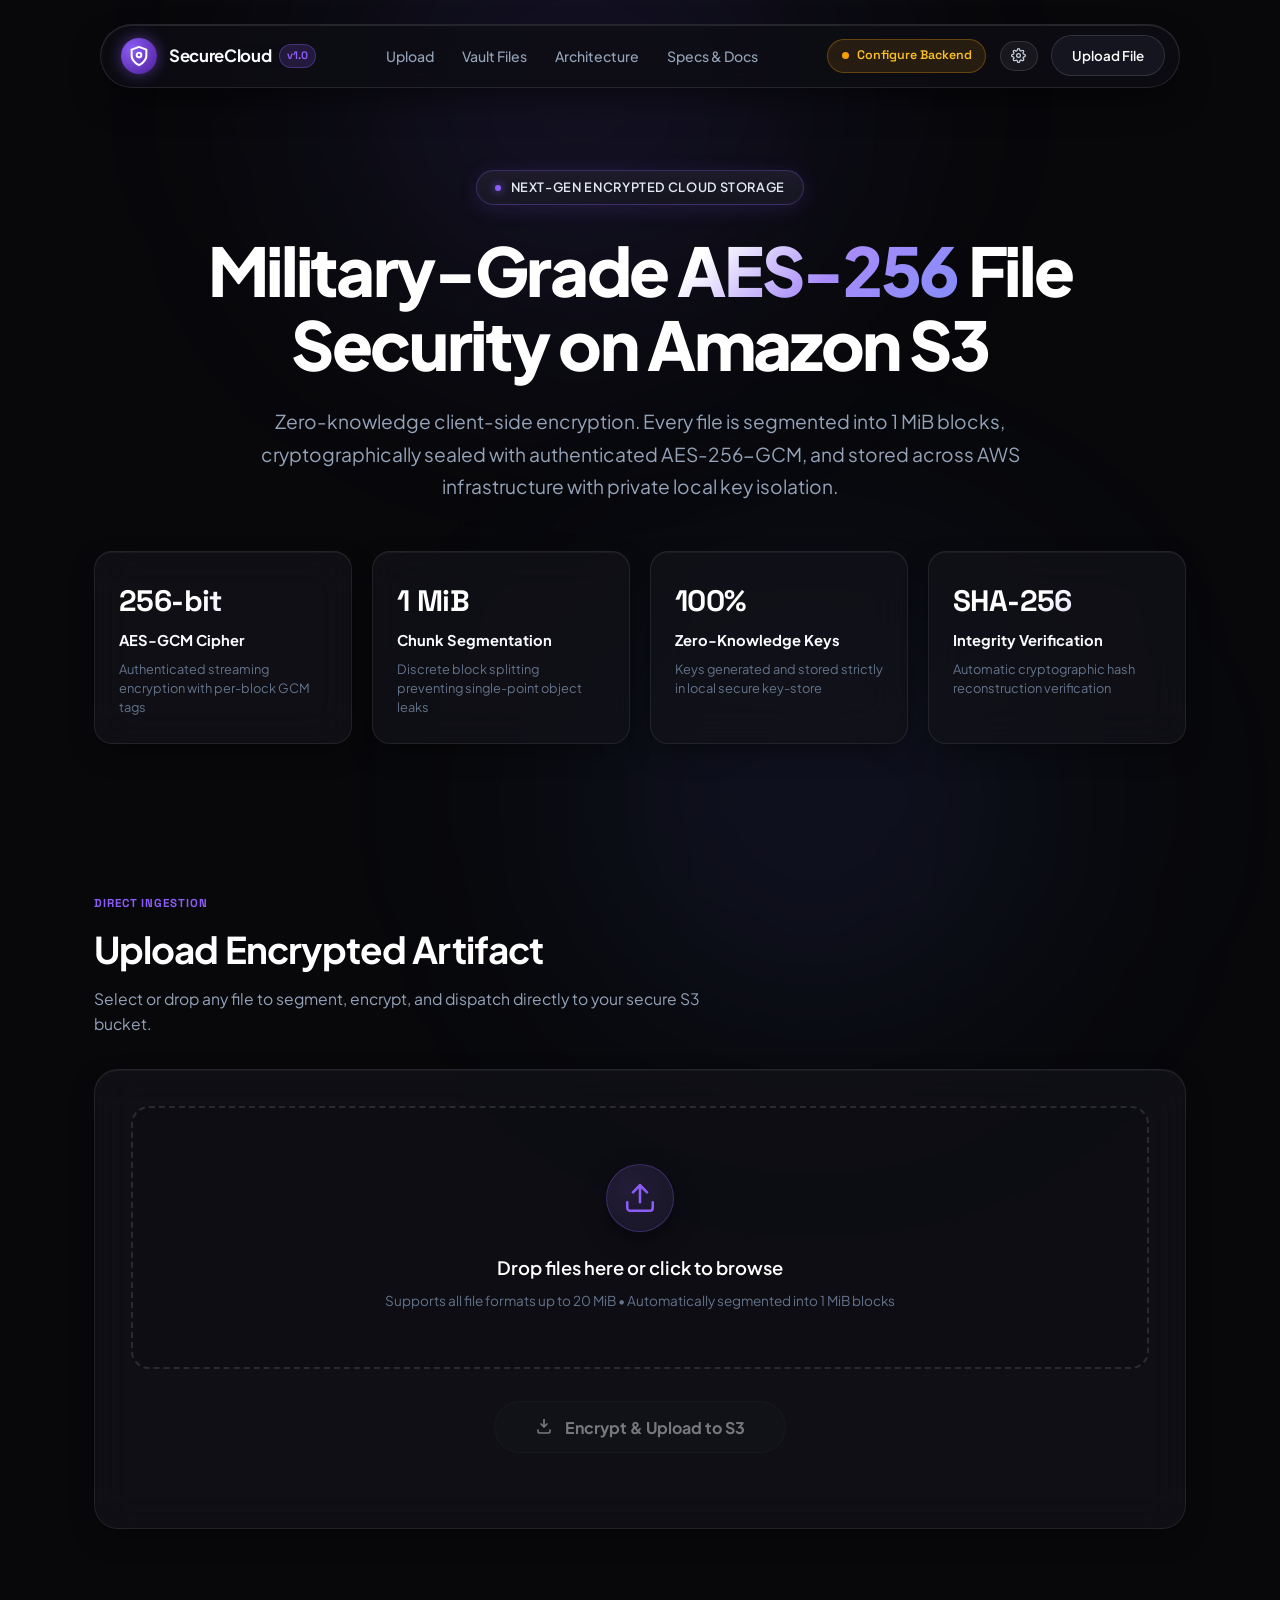
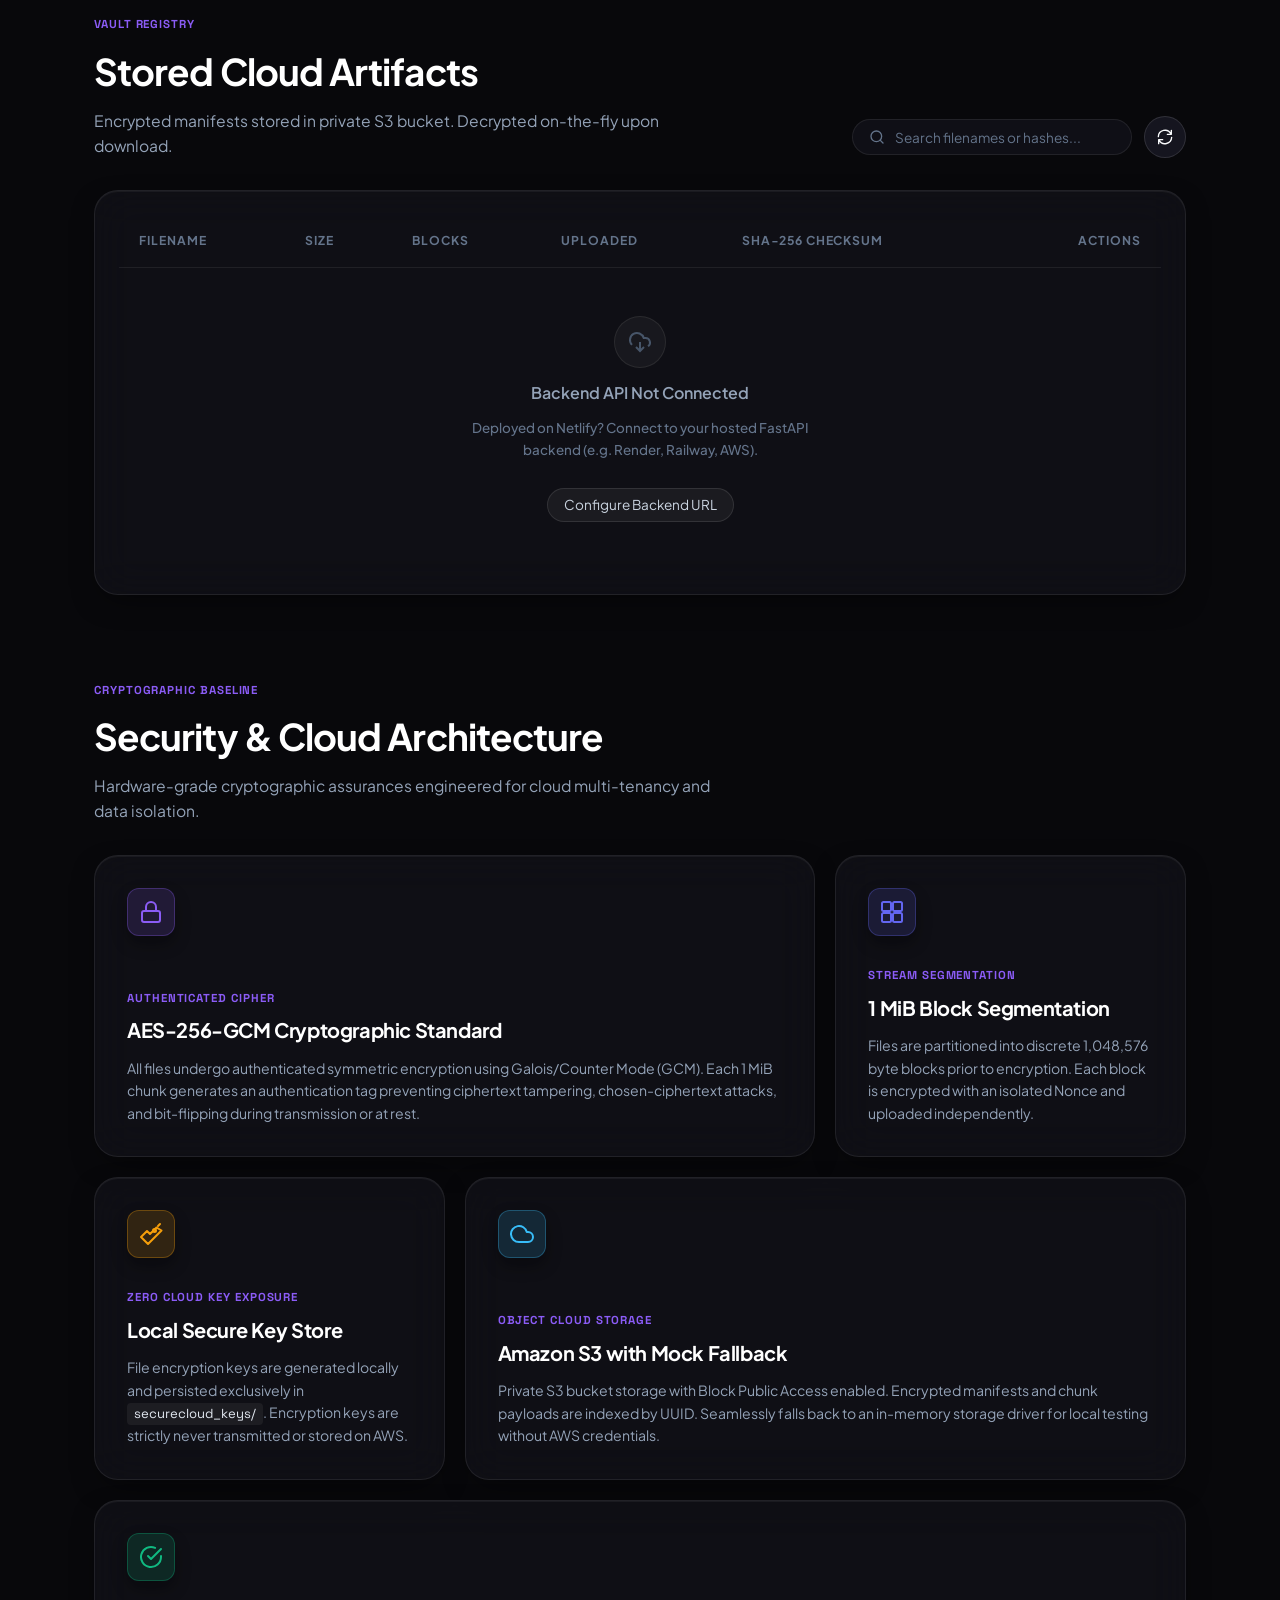
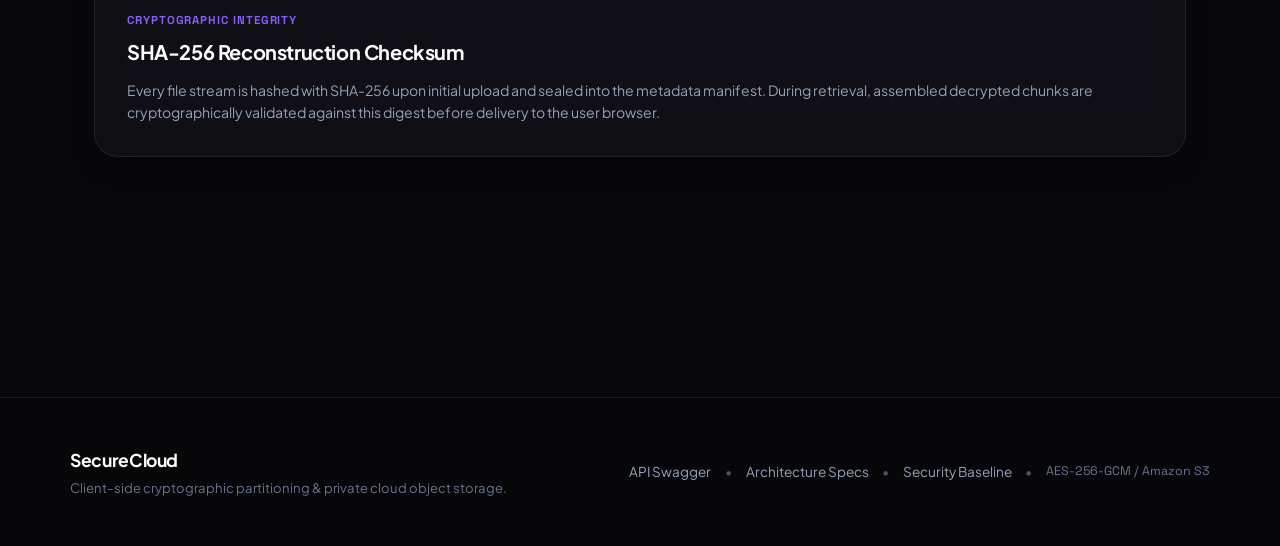
<file: securecloud/frontend/index.html>
<!DOCTYPE html>
<html lang="en">
<head>
    <meta charset="UTF-8" />
    <meta name="viewport" content="width=device-width, initial-scale=1.0" />
    <title>SecureCloud – Encrypted Object Storage</title>
    <!-- Google Fonts for Modern Outcrowd Typography -->
    <link rel="preconnect" href="https://fonts.googleapis.com" />
    <link rel="preconnect" href="https://fonts.gstatic.com" crossorigin />
    <link href="https://fonts.googleapis.com/css2?family=Plus+Jakarta+Sans:wght@300;400;500;600;700;800&family=Space+Grotesk:wght@500;600;700&display=swap" rel="stylesheet" />
    <link rel="stylesheet" href="style.css" />
</head>
<body>
    <!-- Ambient Background Glow Orbs -->
    <div class="ambient-glow glow-top"></div>
    <div class="ambient-glow glow-bottom"></div>
    <div class="ambient-grid-overlay"></div>

    <!-- Floating Outcrowd Pill Navigation Bar -->
    <div class="nav-container">
        <nav class="nav-pill">
            <a href="#" class="brand-link">
                <div class="brand-logo-icon">
                    <svg width="22" height="22" viewBox="0 0 24 24" fill="none" stroke="currentColor" stroke-width="2.2" stroke-linecap="round" stroke-linejoin="round">
                        <path d="M12 22s8-4 8-10V5l-8-3-8 3v7c0 6 8 10 8 10z"/>
                        <circle cx="12" cy="11" r="2.5"/>
                    </svg>
                </div>
                <div class="brand-text">
                    <span class="brand-name">SecureCloud</span>
                    <span class="brand-badge">v1.0</span>
                </div>
            </a>

            <div class="nav-menu-links">
                <a href="#upload-section" class="nav-anchor">Upload</a>
                <a href="#files-section" class="nav-anchor">Vault Files</a>
                <a href="#security-section" class="nav-anchor">Architecture</a>
                <a href="portfolio/index.html" class="nav-anchor">Specs &amp; Docs</a>
            </div>

            <div class="nav-actions">
                <div id="backend-status-badge" class="status-pill status-checking" style="cursor: pointer;" title="Click to configure backend API endpoint">
                    <span class="status-dot"></span>
                    <span class="status-text" id="status-label">Checking API...</span>
                </div>
                <button type="button" id="api-settings-btn" class="status-pill" style="cursor: pointer; background: rgba(255, 255, 255, 0.05); border: 1px solid rgba(255, 255, 255, 0.12); color: #cbd5e1; padding: 0.38rem 0.65rem;" title="Configure Backend API URL">
                    <svg width="15" height="15" viewBox="0 0 24 24" fill="none" stroke="currentColor" stroke-width="2" stroke-linecap="round" stroke-linejoin="round"><circle cx="12" cy="12" r="3"/><path d="M19.4 15a1.65 1.65 0 0 0 .33 1.82l.06.06a2 2 0 0 1 0 2.83 2 2 0 0 1-2.83 0l-.06-.06a1.65 1.65 0 0 0-1.82-.33 1.65 1.65 0 0 0-1 1.51V21a2 2 0 0 1-2 2 2 2 0 0 1-2-2v-.09A1.65 1.65 0 0 0 9 19.4a1.65 1.65 0 0 0-1.82.33l-.06.06a2 2 0 0 1-2.83 0 2 2 0 0 1 0-2.83l.06-.06a1.65 1.65 0 0 0 .33-1.82 1.65 1.65 0 0 0-1.51-1H3a2 2 0 0 1-2-2 2 2 0 0 1 2-2h.09A1.65 1.65 0 0 0 4.6 9a1.65 1.65 0 0 0-.33-1.82l-.06-.06a2 2 0 0 1 0-2.83 2 2 0 0 1 2.83 0l.06.06a1.65 1.65 0 0 0 1.82.33H9a1.65 1.65 0 0 0 1-1.51V3a2 2 0 0 1 2-2 2 2 0 0 1 2 2v.09a1.65 1.65 0 0 0 1 1.51 1.65 1.65 0 0 0 1.82-.33l.06-.06a2 2 0 0 1 2.83 0 2 2 0 0 1 0 2.83l-.06.06a1.65 1.65 0 0 0-.33 1.82V9a1.65 1.65 0 0 0 1.51 1H21a2 2 0 0 1 2 2 2 2 0 0 1-2 2h-.09a1.65 1.65 0 0 0-1.51 1z"/></svg>
                </button>
                <a href="#upload-section" class="outcrowd-btn nav-cta-btn">
                    <span class="btn-text">Upload File</span>
                    <div class="explode violet"></div>
                </a>
            </div>
        </nav>
    </div>

    <!-- Main Container -->
    <main class="page-content">
        <!-- Hero Section -->
        <section class="hero-section">
            <div class="hero-tag-wrap">
                <div class="hero-tag">
                    <span class="tag-dot"></span>
                    <span class="tag-text">Next-Gen Encrypted Cloud Storage</span>
                </div>
            </div>

            <h1 class="hero-headline">
                Military-Grade <span class="gradient-text">AES-256</span> File Security on Amazon S3
            </h1>

            <p class="hero-subline">
                Zero-knowledge client-side encryption. Every file is segmented into 1 MiB blocks, cryptographically sealed with authenticated AES-256-GCM, and stored across AWS infrastructure with private local key isolation.
            </p>

            <!-- Key Metrics Bar -->
            <div class="hero-stats-grid">
                <div class="card-glow stat-item">
                    <div class="stat-number">256-bit</div>
                    <div class="stat-label">AES-GCM Cipher</div>
                    <div class="stat-desc">Authenticated streaming encryption with per-block GCM tags</div>
                </div>
                <div class="card-glow stat-item">
                    <div class="stat-number">1 MiB</div>
                    <div class="stat-label">Chunk Segmentation</div>
                    <div class="stat-desc">Discrete block splitting preventing single-point object leaks</div>
                </div>
                <div class="card-glow stat-item">
                    <div class="stat-number">100%</div>
                    <div class="stat-label">Zero-Knowledge Keys</div>
                    <div class="stat-desc">Keys generated and stored strictly in local secure key-store</div>
                </div>
                <div class="card-glow stat-item">
                    <div class="stat-number">SHA-256</div>
                    <div class="stat-label">Integrity Verification</div>
                    <div class="stat-desc">Automatic cryptographic hash reconstruction verification</div>
                </div>
            </div>
        </section>

        <!-- Upload Section -->
        <section id="upload-section" class="content-section">
            <div class="section-header">
                <div class="section-tag">Direct Ingestion</div>
                <h2 class="section-title">Upload Encrypted Artifact</h2>
                <p class="section-desc">Select or drop any file to segment, encrypt, and dispatch directly to your secure S3 bucket.</p>
            </div>

            <div class="card-glow upload-card-wrapper">
                <!-- Dropzone Area -->
                <div id="drop-zone" class="dropzone">
                    <input type="file" id="file-input" class="sr-only-input" />
                    
                    <div class="dropzone-inner" id="dropzone-idle-state">
                        <div class="upload-icon-orb">
                            <svg width="34" height="34" viewBox="0 0 24 24" fill="none" stroke="currentColor" stroke-width="1.8" stroke-linecap="round" stroke-linejoin="round">
                                <path d="M21 15v4a2 2 0 0 1-2 2H5a2 2 0 0 1-2-2v-4"/>
                                <polyline points="17 8 12 3 7 8"/>
                                <line x1="12" y1="3" x2="12" y2="15"/>
                            </svg>
                        </div>
                        <h3 class="dropzone-title">Drop files here or click to browse</h3>
                        <p class="dropzone-hint">Supports all file formats up to 20 MiB • Automatically segmented into 1 MiB blocks</p>
                    </div>

                    <!-- Selected File Preview (hidden until selected) -->
                    <div class="selected-file-preview hidden" id="file-preview-card">
                        <div class="file-info-badge">
                            <div class="file-icon-box">
                                <svg width="24" height="24" viewBox="0 0 24 24" fill="none" stroke="currentColor" stroke-width="2" stroke-linecap="round" stroke-linejoin="round">
                                    <path d="M14 2H6a2 2 0 0 0-2 2v16a2 2 0 0 0 2 2h12a2 2 0 0 0 2-2V8z"/>
                                    <polyline points="14 2 14 8 20 8"/>
                                </svg>
                            </div>
                            <div class="file-meta">
                                <span class="file-name" id="preview-filename">document.pdf</span>
                                <span class="file-details" id="preview-details">0.0 MB • 0 estimated blocks</span>
                            </div>
                        </div>
                        <button type="button" class="btn-clear-selection" id="clear-file-btn" title="Choose a different file">
                            <svg width="18" height="18" viewBox="0 0 24 24" fill="none" stroke="currentColor" stroke-width="2" stroke-linecap="round" stroke-linejoin="round">
                                <line x1="18" y1="6" x2="6" y2="18"/>
                                <line x1="6" y1="6" x2="18" y2="18"/>
                            </svg>
                        </button>
                    </div>
                </div>

                <!-- Upload Trigger & Progress -->
                <div class="upload-controls">
                    <button id="upload-btn" class="outcrowd-btn upload-action-btn" disabled>
                        <span class="btn-text">
                            <svg width="18" height="18" viewBox="0 0 24 24" fill="none" stroke="currentColor" stroke-width="2.2" stroke-linecap="round" stroke-linejoin="round" class="btn-icon">
                                <path d="M12 2v10m0 0l4-4m-4 4L8 8"/>
                                <path d="M20 16v2a2 2 0 0 1-2 2H6a2 2 0 0 1-2-2v-2"/>
                            </svg>
                            Encrypt & Upload to S3
                        </span>
                        <div class="explode violet"></div>
                    </button>

                    <!-- Progress wrapper required by app.js -->
                    <div id="progress-wrapper" class="progress-container hidden">
                        <div class="progress-header">
                            <div class="progress-status-label">
                                <span class="spinner-ring"></span>
                                <span id="progress-stage-text">Processing cryptographic blocks...</span>
                            </div>
                            <span id="progress-text" class="progress-percentage">0%</span>
                        </div>
                        <div class="progress-track">
                            <progress id="upload-progress" class="modern-progress-bar" value="0" max="100"></progress>
                        </div>
                    </div>

                    <!-- Required upload message box -->
                    <div id="upload-msg" class="msg"></div>
                </div>
            </div>
        </section>

        <!-- Stored Files Section -->
        <section id="files-section" class="content-section">
            <div class="section-header-row">
                <div class="section-header-left">
                    <div class="section-tag">Vault Registry</div>
                    <h2 class="section-title">Stored Cloud Artifacts</h2>
                    <p class="section-desc">Encrypted manifests stored in private S3 bucket. Decrypted on-the-fly upon download.</p>
                </div>
                <div class="table-tools">
                    <div class="search-input-box">
                        <svg width="16" height="16" viewBox="0 0 24 24" fill="none" stroke="currentColor" stroke-width="2" stroke-linecap="round" stroke-linejoin="round">
                            <circle cx="11" cy="11" r="8"/>
                            <line x1="21" y1="21" x2="16.65" y2="16.65"/>
                        </svg>
                        <input type="text" id="file-search-input" placeholder="Search filenames or hashes..." />
                    </div>
                    <button id="refresh-files-btn" class="outcrowd-btn icon-only-btn" title="Refresh files list">
                        <span class="btn-text">
                            <svg width="16" height="16" viewBox="0 0 24 24" fill="none" stroke="currentColor" stroke-width="2" stroke-linecap="round" stroke-linejoin="round">
                                <path d="M21.5 2v6h-6M2.5 22v-6h6M2 11.5a10 10 0 0 1 18.8-4.3M22 12.5a10 10 0 0 1-18.8 4.2"/>
                            </svg>
                        </span>
                        <div class="explode violet"></div>
                    </button>
                </div>
            </div>

            <div class="card-glow table-card-wrapper">
                <div class="table-responsive">
                    <table id="files-table" class="modern-table">
                        <thead>
                            <tr>
                                <th>Filename</th>
                                <th>Size</th>
                                <th>Blocks</th>
                                <th>Uploaded</th>
                                <th>SHA‑256 Checksum</th>
                                <th class="text-right">Actions</th>
                            </tr>
                        </thead>
                        <tbody>
                            <!-- Dynamic rows loaded by app.js -->
                        </tbody>
                    </table>
                </div>

                <!-- Empty / status message container required by app.js -->
                <div id="files-msg" class="msg files-status-box"></div>
            </div>
        </section>

        <!-- Security & Cloud Configuration Bento Grid -->
        <section id="security-section" class="content-section">
            <div class="section-header">
                <div class="section-tag">Cryptographic Baseline</div>
                <h2 class="section-title">Security & Cloud Architecture</h2>
                <p class="section-desc">Hardware-grade cryptographic assurances engineered for cloud multi-tenancy and data isolation.</p>
            </div>

            <div class="bento-grid">
                <!-- Bento Card 1: AES-256-GCM -->
                <div class="card-glow bento-card bento-span-2">
                    <div class="bento-icon-wrap violet">
                        <svg width="24" height="24" viewBox="0 0 24 24" fill="none" stroke="currentColor" stroke-width="2" stroke-linecap="round" stroke-linejoin="round">
                            <rect x="3" y="11" width="18" height="11" rx="2" ry="2"/>
                            <path d="M7 11V7a5 5 0 0 1 10 0v4"/>
                        </svg>
                    </div>
                    <div class="bento-content">
                        <div class="bento-badge">Authenticated Cipher</div>
                        <h3 class="bento-card-title">AES-256-GCM Cryptographic Standard</h3>
                        <p class="bento-card-text">
                            All files undergo authenticated symmetric encryption using Galois/Counter Mode (GCM). Each 1 MiB chunk generates an authentication tag preventing ciphertext tampering, chosen-ciphertext attacks, and bit-flipping during transmission or at rest.
                        </p>
                    </div>
                </div>

                <!-- Bento Card 2: 1 MiB Block Chunking -->
                <div class="card-glow bento-card">
                    <div class="bento-icon-wrap indigo">
                        <svg width="24" height="24" viewBox="0 0 24 24" fill="none" stroke="currentColor" stroke-width="2" stroke-linecap="round" stroke-linejoin="round">
                            <rect x="2" y="2" width="9" height="9" rx="1.5"/>
                            <rect x="13" y="2" width="9" height="9" rx="1.5"/>
                            <rect x="2" y="13" width="9" height="9" rx="1.5"/>
                            <rect x="13" y="13" width="9" height="9" rx="1.5"/>
                        </svg>
                    </div>
                    <div class="bento-content">
                        <div class="bento-badge">Stream Segmentation</div>
                        <h3 class="bento-card-title">1 MiB Block Segmentation</h3>
                        <p class="bento-card-text">
                            Files are partitioned into discrete 1,048,576 byte blocks prior to encryption. Each block is encrypted with an isolated Nonce and uploaded independently.
                        </p>
                    </div>
                </div>

                <!-- Bento Card 3: Zero-Knowledge Key Management -->
                <div class="card-glow bento-card">
                    <div class="bento-icon-wrap amber">
                        <svg width="24" height="24" viewBox="0 0 24 24" fill="none" stroke="currentColor" stroke-width="2" stroke-linecap="round" stroke-linejoin="round">
                            <path d="M21 2l-2 2m-1.5 1.5L14 9l-3 3-3-3L2 15l7 7 6-6 3.5-3.5 2-2 2-2z"/>
                            <circle cx="15.5" cy="8.5" r="1.5"/>
                        </svg>
                    </div>
                    <div class="bento-content">
                        <div class="bento-badge">Zero Cloud Key Exposure</div>
                        <h3 class="bento-card-title">Local Secure Key Store</h3>
                        <p class="bento-card-text">
                            File encryption keys are generated locally and persisted exclusively in <code>securecloud_keys/</code>. Encryption keys are strictly never transmitted or stored on AWS.
                        </p>
                    </div>
                </div>

                <!-- Bento Card 4: Amazon S3 & CloudFront -->
                <div class="card-glow bento-card bento-span-2">
                    <div class="bento-icon-wrap cyan">
                        <svg width="24" height="24" viewBox="0 0 24 24" fill="none" stroke="currentColor" stroke-width="2" stroke-linecap="round" stroke-linejoin="round">
                            <path d="M18 10h-1.26A8 8 0 1 0 9 20h9a5 5 0 0 0 0-10z"/>
                        </svg>
                    </div>
                    <div class="bento-content">
                        <div class="bento-badge">Object Cloud Storage</div>
                        <h3 class="bento-card-title">Amazon S3 with Mock Fallback</h3>
                        <p class="bento-card-text">
                            Private S3 bucket storage with Block Public Access enabled. Encrypted manifests and chunk payloads are indexed by UUID. Seamlessly falls back to an in-memory storage driver for local testing without AWS credentials.
                        </p>
                    </div>
                </div>

                <!-- Bento Card 5: SHA-256 Integrity Verification -->
                <div class="card-glow bento-card bento-span-3">
                    <div class="bento-icon-wrap emerald">
                        <svg width="24" height="24" viewBox="0 0 24 24" fill="none" stroke="currentColor" stroke-width="2" stroke-linecap="round" stroke-linejoin="round">
                            <path d="M22 11.08V12a10 10 0 1 1-5.93-9.14"/>
                            <polyline points="22 4 12 14.01 9 11.01"/>
                        </svg>
                    </div>
                    <div class="bento-content">
                        <div class="bento-badge">Cryptographic Integrity</div>
                        <h3 class="bento-card-title">SHA-256 Reconstruction Checksum</h3>
                        <p class="bento-card-text">
                            Every file stream is hashed with SHA-256 upon initial upload and sealed into the metadata manifest. During retrieval, assembled decrypted chunks are cryptographically validated against this digest before delivery to the user browser.
                        </p>
                    </div>
                </div>
            </div>
        </section>
    </main>

    <!-- Outcrowd Style Minimalist Dark Footer -->
    <footer class="footer-wrap">
        <div class="footer-inner">
            <div class="footer-left">
                <div class="footer-brand">SecureCloud</div>
                <p class="footer-tagline">Client-side cryptographic partitioning &amp; private cloud object storage.</p>
            </div>
            <div class="footer-right">
                <a id="footer-docs-link" href="#" target="_blank" class="footer-link">API Swagger</a>
                <span class="footer-divider">•</span>
                <a href="portfolio/index.html" class="footer-link">Architecture Specs</a>
                <span class="footer-divider">•</span>
                <a href="#security-section" class="footer-link">Security Baseline</a>
                <span class="footer-divider">•</span>
                <span class="footer-copy">AES-256-GCM / Amazon S3</span>
            </div>
        </div>
    </footer>

    <!-- Backend Connection Settings Modal -->
    <div id="api-modal-backdrop" class="modal-backdrop hidden">
        <div class="modal-card card-glow">
            <div class="modal-header">
                <div class="modal-title-wrap">
                    <div class="modal-icon">
                        <svg width="20" height="20" viewBox="0 0 24 24" fill="none" stroke="currentColor" stroke-width="2" stroke-linecap="round" stroke-linejoin="round"><path d="M4 14.899A7 7 0 1 1 15.71 8h1.79a4.5 4.5 0 0 1 2.5 8.242"/><path d="M12 12v9"/><path d="m8 17 4 4 4-4"/></svg>
                    </div>
                    <h3>Backend API Connection</h3>
                </div>
                <button type="button" id="modal-close-btn" class="modal-close" aria-label="Close modal">&times;</button>
            </div>
            
            <p class="modal-description">
                Configure which FastAPI server this SecureCloud frontend connects to. When deployed on Netlify (over HTTPS), your backend must also be served securely over HTTPS (e.g. on Render, Railway, Fly.io, or AWS) to avoid browser mixed-content blocks.
            </p>

            <div class="modal-form-group">
                <label for="backend-url-input" class="modal-label">FastAPI Backend URL</label>
                <div class="input-action-row">
                    <input type="url" id="backend-url-input" class="modal-input" placeholder="https://your-backend.onrender.com" />
                    <button type="button" id="test-connection-btn" class="outcrowd-btn modal-test-btn">
                        <span class="btn-text">Connect</span>
                        <div class="explode violet"></div>
                    </button>
                </div>
                <div id="modal-connection-status" class="modal-status-text"></div>
            </div>

            <div class="modal-preset-actions">
                <span class="preset-label">Quick Presets:</span>
                <button type="button" class="preset-pill" id="preset-local-btn">Localhost (8000)</button>
                <button type="button" class="preset-pill" id="preset-proxy-btn">Netlify Proxy (/api)</button>
                <button type="button" class="preset-pill" id="preset-reset-btn">Reset</button>
            </div>
        </div>
    </div>

    <!-- Modern Floating Toast Container -->
    <div id="toast-container" class="toast-container"></div>

    <script src="config.js"></script>
    <script src="app.js"></script>
</body>
</html>
</file>
<file: securecloud/frontend/style.css>
/* ==========================================================================
   SecureCloud – Outcrowd Inspired Design System
   Aesthetic: Obsidian Matte Dark, Dynamic Spotlight Glow, Violet Accents
   ========================================================================== */

:root {
    --font-main: 'Plus Jakarta Sans', -apple-system, BlinkMacSystemFont, "Segoe UI", Roboto, sans-serif;
    --font-mono: 'Space Grotesk', monospace;

    /* Palette */
    --bg-base: #08080b;
    --bg-surface: #0f0f15;
    --bg-card: rgba(18, 18, 26, 0.72);
    --bg-card-hover: rgba(24, 24, 34, 0.85);
    --bg-input: #12121a;

    --border-subtle: rgba(255, 255, 255, 0.08);
    --border-active: rgba(255, 255, 255, 0.16);
    --border-glow: rgba(139, 92, 246, 0.45);

    --accent-violet: #8b5cf6;
    --accent-violet-deep: #6d28d9;
    --accent-indigo: #6366f1;
    --accent-purple: #a855f7;
    --accent-cyan: #38bdf8;
    --accent-emerald: #10b981;
    --accent-amber: #f59e0b;
    --accent-rose: #f43f5e;

    --text-primary: #f8fafc;
    --text-secondary: #94a3b8;
    --text-muted: #64748b;
    --text-dim: #475569;

    --radius-pill: 9999px;
    --radius-xl: 24px;
    --radius-lg: 18px;
    --radius-md: 12px;
    --radius-sm: 8px;

    --shadow-soft: 0 10px 30px -10px rgba(0, 0, 0, 0.6);
    --shadow-glow: 0 0 35px -5px rgba(139, 92, 246, 0.25);
}

/* Base Reset */
*, *::before, *::after {
    box-sizing: border-box;
    margin: 0;
    padding: 0;
    -webkit-font-smoothing: antialiased;
    -moz-osx-font-smoothing: grayscale;
}

html {
    scroll-behavior: smooth;
    color-scheme: dark;
}

body {
    background-color: var(--bg-base);
    color: var(--text-primary);
    font-family: var(--font-main);
    line-height: 1.6;
    min-height: 100vh;
    position: relative;
    overflow-x: hidden;
}

/* Custom Scrollbar */
::-webkit-scrollbar {
    width: 8px;
    height: 8px;
}
::-webkit-scrollbar-track {
    background: #08080b;
}
::-webkit-scrollbar-thumb {
    background: #1e1e2d;
    border-radius: 999px;
}
::-webkit-scrollbar-thumb:hover {
    background: #2f2f45;
}

/* Background Ambient Glows & Grid */
.ambient-glow {
    position: fixed;
    border-radius: 50%;
    pointer-events: none;
    z-index: 0;
    filter: blur(120px);
}

.glow-top {
    top: -160px;
    left: 20%;
    width: 650px;
    height: 500px;
    background: radial-gradient(circle, rgba(139, 92, 246, 0.16) 0%, rgba(99, 102, 241, 0.08) 50%, transparent 75%);
}

.glow-bottom {
    bottom: -150px;
    right: 15%;
    width: 550px;
    height: 500px;
    background: radial-gradient(circle, rgba(124, 58, 237, 0.14) 0%, rgba(56, 189, 248, 0.06) 60%, transparent 80%);
}

.ambient-grid-overlay {
    position: fixed;
    inset: 0;
    background-image: 
        radial-gradient(rgba(255, 255, 255, 0.04) 1px, transparent 1px);
    background-size: 32px 32px;
    pointer-events: none;
    z-index: 0;
    mask-image: radial-gradient(ellipse at center, rgba(0,0,0,0.85) 0%, transparent 80%);
    -webkit-mask-image: radial-gradient(ellipse at center, rgba(0,0,0,0.85) 0%, transparent 80%);
}

/* ==========================================================================
   Floating Pill Navigation Bar (Outcrowd Signature)
   ========================================================================== */
.nav-container {
    position: fixed;
    top: 24px;
    left: 0;
    right: 0;
    display: flex;
    justify-content: center;
    z-index: 100;
    padding: 0 1.5rem;
    pointer-events: none;
}

.nav-pill {
    pointer-events: auto;
    display: flex;
    align-items: center;
    justify-content: space-between;
    gap: 2rem;
    width: 100%;
    max-width: 1080px;
    padding: 0.65rem 0.85rem 0.65rem 1.25rem;
    background: rgba(14, 14, 20, 0.78);
    backdrop-filter: blur(24px);
    -webkit-backdrop-filter: blur(24px);
    border: 1px solid rgba(255, 255, 255, 0.1);
    border-radius: var(--radius-pill);
    box-shadow: 0 16px 36px -10px rgba(0, 0, 0, 0.6), inset 0 1px 0 rgba(255, 255, 255, 0.1);
    transition: all 0.3s cubic-bezier(0.16, 1, 0.3, 1);
}

.nav-pill:hover {
    border-color: rgba(255, 255, 255, 0.16);
    box-shadow: 0 20px 40px -10px rgba(0, 0, 0, 0.7), var(--shadow-glow);
}

.brand-link {
    display: flex;
    align-items: center;
    gap: 0.75rem;
    text-decoration: none;
    color: var(--text-primary);
}

.brand-logo-icon {
    display: flex;
    align-items: center;
    justify-content: center;
    width: 36px;
    height: 36px;
    border-radius: 50%;
    background: radial-gradient(circle at 30% 30%, #8b5cf6 0%, #4c1d95 100%);
    color: #fff;
    box-shadow: 0 0 15px rgba(139, 92, 246, 0.5);
    transition: transform 0.3s ease;
}

.brand-link:hover .brand-logo-icon {
    transform: rotate(-10deg) scale(1.05);
}

.brand-text {
    display: flex;
    align-items: center;
    gap: 0.45rem;
}

.brand-name {
    font-weight: 700;
    font-size: 1.05rem;
    letter-spacing: -0.02em;
}

.brand-badge {
    font-size: 0.68rem;
    font-weight: 700;
    padding: 0.15rem 0.45rem;
    border-radius: var(--radius-pill);
    background: rgba(139, 92, 246, 0.18);
    border: 1px solid rgba(139, 92, 246, 0.35);
    color: var(--accent-violet);
    font-family: var(--font-mono);
}

.nav-menu-links {
    display: flex;
    align-items: center;
    gap: 1.75rem;
}

.nav-anchor {
    font-size: 0.88rem;
    font-weight: 500;
    color: var(--text-secondary);
    text-decoration: none;
    transition: color 0.25s ease;
    position: relative;
    padding: 0.35rem 0;
}

.nav-anchor:hover {
    color: var(--text-primary);
}

.nav-anchor::after {
    content: '';
    position: absolute;
    bottom: 0;
    left: 50%;
    width: 0;
    height: 2px;
    background: var(--accent-violet);
    border-radius: 2px;
    transform: translateX(-50%);
    transition: width 0.25s ease;
}

.nav-anchor:hover::after {
    width: 100%;
}

.nav-actions {
    display: flex;
    align-items: center;
    gap: 0.85rem;
}

/* Status Pill */
.status-pill {
    display: inline-flex;
    align-items: center;
    gap: 0.5rem;
    padding: 0.4rem 0.85rem;
    border-radius: var(--radius-pill);
    font-size: 0.78rem;
    font-weight: 600;
    font-family: var(--font-mono);
    border: 1px solid var(--border-subtle);
    background: rgba(255, 255, 255, 0.03);
    transition: all 0.3s ease;
}

.status-dot {
    width: 7px;
    height: 7px;
    border-radius: 50%;
    position: relative;
}

.status-online {
    background: rgba(16, 185, 129, 0.12);
    border-color: rgba(16, 185, 129, 0.3);
    color: #34d399;
}
.status-online .status-dot {
    background: #10b981;
    box-shadow: 0 0 10px #10b981;
    animation: statusPulse 2s infinite ease-in-out;
}

.status-offline {
    background: rgba(244, 63, 94, 0.12);
    border-color: rgba(244, 63, 94, 0.3);
    color: #fb7185;
}
.status-offline .status-dot {
    background: #f43f5e;
}

.status-checking {
    background: rgba(245, 158, 11, 0.12);
    border-color: rgba(245, 158, 11, 0.3);
    color: #fbbf24;
}
.status-checking .status-dot {
    background: #f59e0b;
}

@keyframes statusPulse {
    0%, 100% { opacity: 1; transform: scale(1); }
    50% { opacity: 0.4; transform: scale(0.85); }
}

/* ==========================================================================
   Outcrowd Signature Explode Button Effect
   ========================================================================== */
.outcrowd-btn {
    position: relative;
    overflow: hidden;
    display: inline-flex;
    align-items: center;
    justify-content: center;
    gap: 0.55rem;
    padding: 0.65rem 1.45rem;
    border-radius: var(--radius-pill);
    background: #15151f;
    color: var(--text-primary);
    border: 1px solid rgba(255, 255, 255, 0.12);
    font-family: var(--font-main);
    font-weight: 600;
    font-size: 0.88rem;
    cursor: pointer;
    text-decoration: none;
    transition: border-color 0.3s ease, transform 0.2s ease, box-shadow 0.3s ease;
    z-index: 1;
    white-space: nowrap;
}

.outcrowd-btn .btn-text {
    position: relative;
    display: inline-flex;
    align-items: center;
    gap: 0.5rem;
    z-index: 3;
    pointer-events: none;
    transition: color 0.3s ease;
}

.outcrowd-btn .explode {
    position: absolute;
    width: 20px;
    height: 20px;
    background: radial-gradient(circle, #8b5cf6 0%, #6d28d9 100%);
    border-radius: 50%;
    transform: translate(-50%, -50%) scale(0);
    transition: transform 0.6s cubic-bezier(0.16, 1, 0.3, 1);
    pointer-events: none;
    z-index: 2;
    opacity: 0.95;
}

.outcrowd-btn:hover {
    border-color: rgba(139, 92, 246, 0.6);
    box-shadow: 0 0 25px rgba(139, 92, 246, 0.35);
}

.outcrowd-btn:active {
    transform: scale(0.97);
}

.outcrowd-btn:disabled, .outcrowd-btn[disabled] {
    opacity: 0.45;
    cursor: not-allowed;
    border-color: rgba(255, 255, 255, 0.05);
    box-shadow: none;
    pointer-events: none;
}

.nav-cta-btn {
    padding: 0.55rem 1.25rem;
    font-size: 0.84rem;
}

.icon-only-btn {
    padding: 0.65rem;
    width: 42px;
    height: 42px;
    border-radius: 50%;
}

/* ==========================================================================
   Card Spotlight / Mouse Tracking Glow
   ========================================================================== */
.card-glow {
    position: relative;
    background: var(--bg-card);
    backdrop-filter: blur(20px);
    -webkit-backdrop-filter: blur(20px);
    border: 1px solid var(--border-subtle);
    border-radius: var(--radius-xl);
    box-shadow: var(--shadow-soft), inset 0 1px 0 rgba(255, 255, 255, 0.05);
    transition: border-color 0.35s ease, box-shadow 0.35s ease, transform 0.3s ease;
    overflow: hidden;
    z-index: 1;
}

.card-glow::before {
    content: '';
    position: absolute;
    inset: 0;
    border-radius: inherit;
    background: radial-gradient(
        600px circle at var(--mouse-x, -400px) var(--mouse-y, -400px),
        rgba(139, 92, 246, 0.12),
        transparent 45%
    );
    opacity: 0;
    transition: opacity 0.4s ease;
    pointer-events: none;
    z-index: 2;
}

.card-glow:hover::before {
    opacity: 1;
}

.card-glow:hover {
    border-color: rgba(139, 92, 246, 0.32);
    box-shadow: 0 16px 36px -8px rgba(0, 0, 0, 0.7), 0 0 30px -10px rgba(139, 92, 246, 0.25);
}

/* ==========================================================================
   Page Layout & Hero Section
   ========================================================================== */
.page-content {
    position: relative;
    z-index: 1;
    max-width: 1140px;
    margin: 0 auto;
    padding: 130px 1.5rem 80px 1.5rem;
}

.hero-section {
    text-align: center;
    padding: 2.5rem 0 4rem 0;
}

.hero-tag-wrap {
    display: inline-flex;
    margin-bottom: 1.75rem;
}

.hero-tag {
    display: inline-flex;
    align-items: center;
    gap: 0.6rem;
    padding: 0.4rem 1.1rem;
    border-radius: var(--radius-pill);
    background: radial-gradient(185.4% 106.06% at 66.51% 82.61%, #151520 0%, #201c2e 100%);
    border: 1px solid rgba(139, 92, 246, 0.3);
    box-shadow: 0 4px 20px rgba(139, 92, 246, 0.15);
}

.tag-dot {
    width: 6px;
    height: 6px;
    border-radius: 50%;
    background: var(--accent-violet);
    box-shadow: 0 0 8px var(--accent-violet);
}

.tag-text {
    font-size: 0.8rem;
    font-weight: 600;
    letter-spacing: 0.05em;
    text-transform: uppercase;
    color: #e2e8f0;
}

.hero-headline {
    font-size: clamp(2.3rem, 5.5vw, 4.2rem);
    font-weight: 800;
    line-height: 1.1;
    letter-spacing: -0.035em;
    max-width: 950px;
    margin: 0 auto 1.5rem auto;
    color: #ffffff;
}

.gradient-text {
    background: linear-gradient(135deg, #ffffff 15%, #a78bfa 55%, #818cf8 100%);
    -webkit-background-clip: text;
    -webkit-text-fill-color: transparent;
}

.hero-subline {
    font-size: clamp(1.02rem, 2vw, 1.2rem);
    font-weight: 400;
    color: var(--text-secondary);
    max-width: 780px;
    margin: 0 auto 3rem auto;
    line-height: 1.7;
}

/* Hero Stats Grid */
.hero-stats-grid {
    display: grid;
    grid-template-columns: repeat(auto-fit, minmax(220px, 1fr));
    gap: 1.25rem;
    margin-top: 1rem;
    text-align: left;
}

.stat-item {
    padding: 1.6rem 1.5rem;
    border-radius: var(--radius-lg);
}

.stat-number {
    font-family: var(--font-mono);
    font-size: 1.85rem;
    font-weight: 700;
    color: #ffffff;
    letter-spacing: -0.02em;
    margin-bottom: 0.25rem;
    background: linear-gradient(135deg, #fff 40%, #c4b5fd 100%);
    -webkit-background-clip: text;
    -webkit-text-fill-color: transparent;
}

.stat-label {
    font-size: 0.92rem;
    font-weight: 700;
    color: var(--text-primary);
    margin-bottom: 0.45rem;
}

.stat-desc {
    font-size: 0.8rem;
    color: var(--text-muted);
    line-height: 1.5;
}

/* ==========================================================================
   Content Section Headers
   ========================================================================== */
.content-section {
    margin: 5rem 0;
}

.section-header {
    text-align: left;
    margin-bottom: 2rem;
}

.section-header-row {
    display: flex;
    align-items: flex-end;
    justify-content: space-between;
    gap: 1.5rem;
    margin-bottom: 2rem;
    flex-wrap: wrap;
}

.section-tag {
    display: inline-block;
    font-size: 0.72rem;
    font-weight: 700;
    text-transform: uppercase;
    letter-spacing: 0.08em;
    color: var(--accent-violet);
    margin-bottom: 0.5rem;
    font-family: var(--font-mono);
}

.section-title {
    font-size: clamp(1.6rem, 3.2vw, 2.3rem);
    font-weight: 700;
    letter-spacing: -0.025em;
    color: #ffffff;
    margin-bottom: 0.45rem;
}

.section-desc {
    font-size: 0.98rem;
    color: var(--text-secondary);
    max-width: 620px;
}

/* ==========================================================================
   Upload Station
   ========================================================================== */
.upload-card-wrapper {
    padding: 2.25rem;
}

.dropzone {
    position: relative;
    border: 2px dashed rgba(255, 255, 255, 0.12);
    border-radius: var(--radius-lg);
    background: rgba(12, 12, 18, 0.5);
    padding: 3.5rem 2rem;
    text-align: center;
    cursor: pointer;
    transition: all 0.3s cubic-bezier(0.16, 1, 0.3, 1);
    outline: none;
}

.dropzone:hover, .dropzone.dragover {
    border-color: var(--accent-violet);
    background: rgba(139, 92, 246, 0.05);
    box-shadow: 0 0 30px rgba(139, 92, 246, 0.2);
    transform: translateY(-2px);
}

.sr-only-input {
    position: absolute;
    width: 1px;
    height: 1px;
    padding: 0;
    margin: -1px;
    overflow: hidden;
    clip: rect(0, 0, 0, 0);
    white-space: nowrap;
    border: 0;
}

.upload-icon-orb {
    width: 68px;
    height: 68px;
    border-radius: 50%;
    margin: 0 auto 1.35rem auto;
    display: flex;
    align-items: center;
    justify-content: center;
    background: radial-gradient(circle at 35% 35%, #231c38 0%, #151522 100%);
    border: 1px solid rgba(139, 92, 246, 0.3);
    color: var(--accent-violet);
    box-shadow: 0 8px 24px rgba(0, 0, 0, 0.4);
    transition: transform 0.35s ease, color 0.35s ease;
}

.dropzone:hover .upload-icon-orb {
    transform: scale(1.1) translateY(-3px);
    color: #c4b5fd;
    border-color: rgba(139, 92, 246, 0.6);
}

.dropzone-title {
    font-size: 1.15rem;
    font-weight: 600;
    color: #ffffff;
    margin-bottom: 0.45rem;
}

.dropzone-hint {
    font-size: 0.85rem;
    color: var(--text-muted);
}

/* Selected File Preview */
.selected-file-preview {
    display: flex;
    align-items: center;
    justify-content: space-between;
    gap: 1rem;
    padding: 1.25rem 1.5rem;
    border-radius: var(--radius-md);
    background: rgba(22, 22, 32, 0.95);
    border: 1px solid rgba(139, 92, 246, 0.35);
    box-shadow: 0 10px 25px -5px rgba(0, 0, 0, 0.5);
    animation: fadeInSlide 0.3s ease;
}

.file-info-badge {
    display: flex;
    align-items: center;
    gap: 1rem;
    text-align: left;
}

.file-icon-box {
    width: 44px;
    height: 44px;
    border-radius: 10px;
    display: flex;
    align-items: center;
    justify-content: center;
    background: rgba(139, 92, 246, 0.15);
    color: var(--accent-violet);
    border: 1px solid rgba(139, 92, 246, 0.3);
}

.file-meta {
    display: flex;
    flex-direction: column;
}

.file-name {
    font-weight: 600;
    font-size: 0.98rem;
    color: #ffffff;
    word-break: break-all;
}

.file-details {
    font-size: 0.78rem;
    color: var(--text-secondary);
    font-family: var(--font-mono);
}

.btn-clear-selection {
    background: rgba(255, 255, 255, 0.05);
    border: 1px solid var(--border-subtle);
    color: var(--text-secondary);
    border-radius: 50%;
    width: 34px;
    height: 34px;
    display: flex;
    align-items: center;
    justify-content: center;
    cursor: pointer;
    transition: all 0.2s ease;
}

.btn-clear-selection:hover {
    background: rgba(244, 63, 94, 0.15);
    color: var(--accent-rose);
    border-color: rgba(244, 63, 94, 0.4);
}

/* Upload Controls */
.upload-controls {
    display: flex;
    flex-direction: column;
    align-items: center;
    margin-top: 2rem;
    gap: 1.25rem;
}

.upload-action-btn {
    padding: 0.9rem 2.5rem;
    font-size: 1rem;
    font-weight: 700;
}

.upload-action-btn .btn-icon {
    margin-right: 0.25rem;
}

/* Progress Container */
.progress-container {
    width: 100%;
    max-width: 580px;
    background: rgba(15, 15, 22, 0.9);
    border: 1px solid var(--border-subtle);
    border-radius: var(--radius-md);
    padding: 1rem 1.25rem;
    box-shadow: 0 8px 24px rgba(0, 0, 0, 0.4);
}

.progress-header {
    display: flex;
    align-items: center;
    justify-content: space-between;
    margin-bottom: 0.65rem;
    font-size: 0.82rem;
}

.progress-status-label {
    display: flex;
    align-items: center;
    gap: 0.6rem;
    color: var(--text-secondary);
    font-weight: 500;
}

.spinner-ring {
    width: 14px;
    height: 14px;
    border: 2px solid rgba(139, 92, 246, 0.3);
    border-top-color: var(--accent-violet);
    border-radius: 50%;
    animation: spin 0.8s linear infinite;
}

@keyframes spin {
    to { transform: rotate(360deg); }
}

.progress-percentage {
    font-family: var(--font-mono);
    font-weight: 700;
    color: var(--accent-violet);
}

.progress-track {
    width: 100%;
    height: 8px;
    background: rgba(255, 255, 255, 0.06);
    border-radius: 999px;
    overflow: hidden;
}

.modern-progress-bar {
    width: 100%;
    height: 100%;
    display: block;
    appearance: none;
    -webkit-appearance: none;
    border: none;
    background: transparent;
}

.modern-progress-bar::-webkit-progress-bar {
    background: transparent;
}

.modern-progress-bar::-webkit-progress-value {
    background: linear-gradient(90deg, #8b5cf6 0%, #38bdf8 100%);
    border-radius: 999px;
    box-shadow: 0 0 12px rgba(139, 92, 246, 0.8);
    transition: width 0.25s ease;
}

.modern-progress-bar::-moz-progress-bar {
    background: linear-gradient(90deg, #8b5cf6 0%, #38bdf8 100%);
    border-radius: 999px;
    box-shadow: 0 0 12px rgba(139, 92, 246, 0.8);
}

/* Status Messages */
.msg {
    font-size: 0.88rem;
    font-weight: 500;
    text-align: center;
    min-height: 1.2rem;
    transition: all 0.2s ease;
}

/* ==========================================================================
   Stored Files Table Section
   ========================================================================== */
.table-tools {
    display: flex;
    align-items: center;
    gap: 0.75rem;
}

.search-input-box {
    display: flex;
    align-items: center;
    gap: 0.6rem;
    padding: 0.55rem 1rem;
    background: rgba(18, 18, 26, 0.8);
    border: 1px solid var(--border-subtle);
    border-radius: var(--radius-pill);
    color: var(--text-muted);
    transition: all 0.25s ease;
}

.search-input-box:focus-within {
    border-color: rgba(139, 92, 246, 0.5);
    background: rgba(22, 22, 32, 0.95);
    box-shadow: 0 0 16px rgba(139, 92, 246, 0.2);
    color: var(--accent-violet);
}

.search-input-box input {
    background: transparent;
    border: none;
    outline: none;
    color: var(--text-primary);
    font-family: var(--font-main);
    font-size: 0.85rem;
    width: 220px;
}

.search-input-box input::placeholder {
    color: var(--text-muted);
}

.table-card-wrapper {
    padding: 1.5rem;
    border-radius: var(--radius-xl);
}

.table-responsive {
    width: 100%;
    overflow-x: auto;
}

.modern-table {
    width: 100%;
    border-collapse: separate;
    border-spacing: 0;
    font-size: 0.9rem;
}

.modern-table thead th {
    padding: 1rem 1.25rem;
    font-size: 0.76rem;
    font-weight: 700;
    text-transform: uppercase;
    letter-spacing: 0.08em;
    color: var(--text-muted);
    border-bottom: 1px solid rgba(255, 255, 255, 0.07);
    text-align: left;
    white-space: nowrap;
}

.modern-table thead th.text-right {
    text-align: right;
}

.modern-table tbody tr {
    transition: background 0.2s ease;
}

.modern-table tbody tr:hover {
    background: rgba(255, 255, 255, 0.035);
}

.modern-table tbody td {
    padding: 1.15rem 1.25rem;
    border-bottom: 1px solid rgba(255, 255, 255, 0.04);
    vertical-align: middle;
    color: #e2e8f0;
}

.modern-table tbody tr:last-child td {
    border-bottom: none;
}

/* File Row Cell Elements */
.file-cell-name {
    display: flex;
    align-items: center;
    gap: 0.75rem;
    font-weight: 600;
    color: #ffffff;
}

.file-type-icon {
    width: 32px;
    height: 32px;
    border-radius: 8px;
    background: rgba(139, 92, 246, 0.12);
    border: 1px solid rgba(139, 92, 246, 0.25);
    display: flex;
    align-items: center;
    justify-content: center;
    color: var(--accent-violet);
    flex-shrink: 0;
}

.badge-pill {
    display: inline-flex;
    align-items: center;
    padding: 0.22rem 0.65rem;
    border-radius: var(--radius-pill);
    font-family: var(--font-mono);
    font-size: 0.78rem;
    font-weight: 600;
    background: rgba(255, 255, 255, 0.05);
    border: 1px solid rgba(255, 255, 255, 0.08);
    color: var(--text-secondary);
}

.badge-blocks {
    background: rgba(99, 102, 241, 0.1);
    border-color: rgba(99, 102, 241, 0.25);
    color: #a5b4fc;
}

.sha256-chip {
    display: inline-flex;
    align-items: center;
    gap: 0.4rem;
    padding: 0.22rem 0.65rem;
    border-radius: 6px;
    font-family: var(--font-mono);
    font-size: 0.76rem;
    background: rgba(0, 0, 0, 0.45);
    border: 1px solid rgba(255, 255, 255, 0.08);
    color: #cbd5e1;
    cursor: pointer;
    transition: all 0.2s ease;
}

.sha256-chip:hover {
    background: rgba(139, 92, 246, 0.15);
    border-color: rgba(139, 92, 246, 0.4);
    color: #ffffff;
}

.table-actions {
    display: flex;
    align-items: center;
    justify-content: flex-end;
    gap: 0.5rem;
    white-space: nowrap;
}

.action-btn {
    display: inline-flex;
    align-items: center;
    gap: 0.4rem;
    padding: 0.42rem 0.85rem;
    border-radius: var(--radius-pill);
    font-size: 0.8rem;
    font-weight: 600;
    font-family: var(--font-main);
    background: rgba(16, 185, 129, 0.12);
    color: #34d399;
    border: 1px solid rgba(16, 185, 129, 0.3);
    cursor: pointer;
    transition: all 0.2s ease;
}

.action-btn:hover {
    background: #10b981;
    color: #ffffff;
    box-shadow: 0 0 15px rgba(16, 185, 129, 0.4);
    transform: translateY(-1px);
}

.action-btn.delete {
    background: rgba(244, 63, 94, 0.12);
    color: #fb7185;
    border-color: rgba(244, 63, 94, 0.3);
}

.action-btn.delete:hover {
    background: #f43f5e;
    color: #ffffff;
    box-shadow: 0 0 15px rgba(244, 63, 94, 0.4);
}

.files-status-box {
    padding: 3rem 1.5rem;
    text-align: center;
    color: var(--text-muted);
}

/* Empty state design */
.empty-vault-state {
    display: flex;
    flex-direction: column;
    align-items: center;
    gap: 0.75rem;
}

.empty-vault-icon {
    width: 52px;
    height: 52px;
    border-radius: 50%;
    display: flex;
    align-items: center;
    justify-content: center;
    background: rgba(255, 255, 255, 0.04);
    border: 1px solid var(--border-subtle);
    color: var(--text-dim);
}

.empty-vault-title {
    font-weight: 600;
    font-size: 1rem;
    color: var(--text-secondary);
}

.empty-vault-desc {
    font-size: 0.84rem;
    color: var(--text-muted);
    max-width: 380px;
}

/* ==========================================================================
   Bento Grid Section (Security Architecture)
   ========================================================================== */
.bento-grid {
    display: grid;
    grid-template-columns: repeat(3, 1fr);
    gap: 1.25rem;
}

.bento-card {
    padding: 2rem;
    display: flex;
    flex-direction: column;
    justify-content: space-between;
    min-height: 230px;
    position: relative;
}

.bento-span-2 {
    grid-column: span 2;
}

.bento-span-3 {
    grid-column: span 3;
}

.bento-icon-wrap {
    width: 48px;
    height: 48px;
    border-radius: 12px;
    display: flex;
    align-items: center;
    justify-content: center;
    margin-bottom: 1.5rem;
    background: rgba(255, 255, 255, 0.04);
    border: 1px solid var(--border-subtle);
    box-shadow: 0 8px 16px rgba(0, 0, 0, 0.3);
}

.bento-icon-wrap.violet {
    background: rgba(139, 92, 246, 0.15);
    border-color: rgba(139, 92, 246, 0.3);
    color: var(--accent-violet);
}

.bento-icon-wrap.indigo {
    background: rgba(99, 102, 241, 0.15);
    border-color: rgba(99, 102, 241, 0.3);
    color: var(--accent-indigo);
}

.bento-icon-wrap.amber {
    background: rgba(245, 158, 11, 0.15);
    border-color: rgba(245, 158, 11, 0.3);
    color: var(--accent-amber);
}

.bento-icon-wrap.cyan {
    background: rgba(56, 189, 248, 0.15);
    border-color: rgba(56, 189, 248, 0.3);
    color: var(--accent-cyan);
}

.bento-icon-wrap.emerald {
    background: rgba(16, 185, 129, 0.15);
    border-color: rgba(16, 185, 129, 0.3);
    color: var(--accent-emerald);
}

.bento-badge {
    display: inline-block;
    font-size: 0.72rem;
    font-weight: 700;
    text-transform: uppercase;
    letter-spacing: 0.08em;
    font-family: var(--font-mono);
    color: var(--accent-violet);
    margin-bottom: 0.45rem;
}

.bento-card-title {
    font-size: 1.25rem;
    font-weight: 700;
    letter-spacing: -0.02em;
    color: #ffffff;
    margin-bottom: 0.65rem;
}

.bento-card-text {
    font-size: 0.88rem;
    color: var(--text-secondary);
    line-height: 1.6;
}

.bento-card-text code {
    font-family: var(--font-mono);
    background: rgba(255, 255, 255, 0.06);
    padding: 0.15rem 0.45rem;
    border-radius: 4px;
    font-size: 0.82rem;
    color: #e2e8f0;
}

/* ==========================================================================
   Footer
   ========================================================================== */
.footer-wrap {
    border-top: 1px solid var(--border-subtle);
    padding: 3rem 1.5rem;
    margin-top: 5rem;
    background: rgba(8, 8, 11, 0.8);
    position: relative;
    z-index: 1;
}

.footer-inner {
    max-width: 1140px;
    margin: 0 auto;
    display: flex;
    align-items: center;
    justify-content: space-between;
    flex-wrap: wrap;
    gap: 1.5rem;
}

.footer-brand {
    font-weight: 700;
    font-size: 1.1rem;
    letter-spacing: -0.02em;
    color: #ffffff;
    margin-bottom: 0.2rem;
}

.footer-tagline {
    font-size: 0.82rem;
    color: var(--text-muted);
}

.footer-right {
    display: flex;
    align-items: center;
    gap: 0.85rem;
    font-size: 0.85rem;
    color: var(--text-muted);
}

.footer-link {
    color: var(--text-secondary);
    text-decoration: none;
    transition: color 0.2s ease;
}

.footer-link:hover {
    color: var(--accent-violet);
}

.footer-divider {
    color: var(--text-dim);
}

.footer-copy {
    font-family: var(--font-mono);
    font-size: 0.78rem;
}

/* ==========================================================================
   Modern Toasts
   ========================================================================== */
.toast-container {
    position: fixed;
    bottom: 24px;
    right: 24px;
    display: flex;
    flex-direction: column;
    gap: 0.75rem;
    z-index: 9999;
    pointer-events: none;
}

.modern-toast {
    pointer-events: auto;
    display: flex;
    align-items: center;
    gap: 0.85rem;
    padding: 0.85rem 1.25rem;
    border-radius: var(--radius-md);
    background: rgba(18, 18, 26, 0.95);
    backdrop-filter: blur(20px);
    border: 1px solid var(--border-subtle);
    box-shadow: 0 16px 32px rgba(0, 0, 0, 0.6);
    color: var(--text-primary);
    font-size: 0.88rem;
    font-weight: 500;
    animation: toastIn 0.35s cubic-bezier(0.16, 1, 0.3, 1) forwards;
    transition: all 0.3s ease;
}

.modern-toast.toast-success {
    border-color: rgba(16, 185, 129, 0.4);
}
.modern-toast.toast-success .toast-icon {
    color: var(--accent-emerald);
}

.modern-toast.toast-error {
    border-color: rgba(244, 63, 94, 0.4);
}
.modern-toast.toast-error .toast-icon {
    color: var(--accent-rose);
}

@keyframes toastIn {
    from {
        opacity: 0;
        transform: translateY(20px) scale(0.95);
    }
    to {
        opacity: 1;
        transform: translateY(0) scale(1);
    }
}

@keyframes toastOut {
    to {
        opacity: 0;
        transform: translateY(10px) scale(0.9);
    }
}

/* Utilities */
.hidden {
    display: none !important;
}

/* Responsive Breakpoints */
@media (max-width: 900px) {
    .bento-grid {
        grid-template-columns: 1fr;
    }
    .bento-span-2, .bento-span-3 {
        grid-column: span 1;
    }
    .nav-menu-links {
        display: none;
    }
    .page-content {
        padding-top: 110px;
    }
}

@media (max-width: 640px) {
    .nav-container {
        top: 12px;
        padding: 0 1rem;
    }
    .nav-pill {
        padding: 0.5rem 0.75rem;
    }
    .status-pill {
        display: none;
    }
    .hero-stats-grid {
        grid-template-columns: 1fr;
    }
    .upload-card-wrapper {
        padding: 1.25rem;
    }
    .dropzone {
        padding: 2.25rem 1rem;
    }
    .section-header-row {
        flex-direction: column;
        align-items: flex-start;
    }
    .table-tools {
        width: 100%;
    }
    .search-input-box {
        width: 100%;
    }
    .search-input-box input {
        width: 100%;
    }
}

/* ==========================================================================
   Backend Settings Modal & Configuration Controls
   ========================================================================== */
.modal-backdrop {
    position: fixed;
    top: 0;
    left: 0;
    width: 100vw;
    height: 100vh;
    background: rgba(5, 5, 10, 0.78);
    backdrop-filter: blur(10px);
    -webkit-backdrop-filter: blur(10px);
    display: flex;
    align-items: center;
    justify-content: center;
    z-index: 1000;
    padding: 1.5rem;
    opacity: 1;
    transition: opacity 0.25s ease;
}

.modal-backdrop.hidden {
    display: none !important;
}

.modal-card {
    background: #0f1017;
    border: 1px solid rgba(255, 255, 255, 0.12);
    border-radius: 20px;
    padding: 2rem;
    max-width: 520px;
    width: 100%;
    box-shadow: 0 20px 40px rgba(0, 0, 0, 0.7), 0 0 50px rgba(139, 92, 246, 0.15);
    position: relative;
    animation: modalPop 0.25s cubic-bezier(0.16, 1, 0.3, 1) forwards;
}

@keyframes modalPop {
    from {
        opacity: 0;
        transform: scale(0.95) translateY(10px);
    }
    to {
        opacity: 1;
        transform: scale(1) translateY(0);
    }
}

.modal-header {
    display: flex;
    align-items: center;
    justify-content: space-between;
    margin-bottom: 1rem;
}

.modal-title-wrap {
    display: flex;
    align-items: center;
    gap: 0.75rem;
}

.modal-icon {
    width: 36px;
    height: 36px;
    border-radius: 10px;
    background: rgba(139, 92, 246, 0.15);
    border: 1px solid rgba(139, 92, 246, 0.3);
    color: var(--accent-violet);
    display: flex;
    align-items: center;
    justify-content: center;
}

.modal-title-wrap h3 {
    font-size: 1.2rem;
    font-weight: 700;
    color: #ffffff;
    margin: 0;
}

.modal-close {
    background: transparent;
    border: none;
    color: #94a3b8;
    font-size: 1.6rem;
    cursor: pointer;
    line-height: 1;
    padding: 0.25rem 0.5rem;
    border-radius: 8px;
    transition: color 0.2s, background 0.2s;
}

.modal-close:hover {
    color: #ffffff;
    background: rgba(255, 255, 255, 0.08);
}

.modal-description {
    font-size: 0.88rem;
    color: var(--text-secondary);
    line-height: 1.5;
    margin-bottom: 1.5rem;
}

.modal-form-group {
    margin-bottom: 1.5rem;
}

.modal-label {
    display: block;
    font-size: 0.8rem;
    font-weight: 600;
    text-transform: uppercase;
    letter-spacing: 0.05em;
    color: #cbd5e1;
    margin-bottom: 0.5rem;
}

.input-action-row {
    display: flex;
    gap: 0.65rem;
}

.modal-input {
    flex: 1;
    background: rgba(255, 255, 255, 0.04);
    border: 1px solid rgba(255, 255, 255, 0.12);
    border-radius: 12px;
    padding: 0.75rem 1rem;
    font-size: 0.92rem;
    color: #ffffff;
    font-family: inherit;
    outline: none;
    transition: border-color 0.2s, box-shadow 0.2s;
}

.modal-input:focus {
    border-color: var(--accent-violet);
    box-shadow: 0 0 0 3px rgba(139, 92, 246, 0.2);
}

.modal-test-btn {
    padding: 0.75rem 1.25rem;
    font-size: 0.88rem;
    font-weight: 600;
    border-radius: 12px;
    white-space: nowrap;
}

.modal-status-text {
    font-size: 0.82rem;
    margin-top: 0.65rem;
    min-height: 1.2rem;
}

.modal-status-text.success {
    color: #10b981;
}

.modal-status-text.error {
    color: #f43f5e;
}

.modal-status-text.info {
    color: #8b5cf6;
}

.modal-preset-actions {
    display: flex;
    align-items: center;
    gap: 0.5rem;
    flex-wrap: wrap;
    padding-top: 1rem;
    border-top: 1px solid rgba(255, 255, 255, 0.08);
}

.preset-label {
    font-size: 0.78rem;
    color: #94a3b8;
    margin-right: 0.25rem;
}

.preset-pill {
    background: rgba(255, 255, 255, 0.05);
    border: 1px solid rgba(255, 255, 255, 0.1);
    color: #cbd5e1;
    padding: 0.3rem 0.75rem;
    border-radius: 9999px;
    font-size: 0.78rem;
    cursor: pointer;
    font-family: inherit;
    transition: all 0.2s;
}

.preset-pill:hover {
    background: rgba(139, 92, 246, 0.18);
    border-color: rgba(139, 92, 246, 0.4);
    color: #ffffff;
}
</file>
